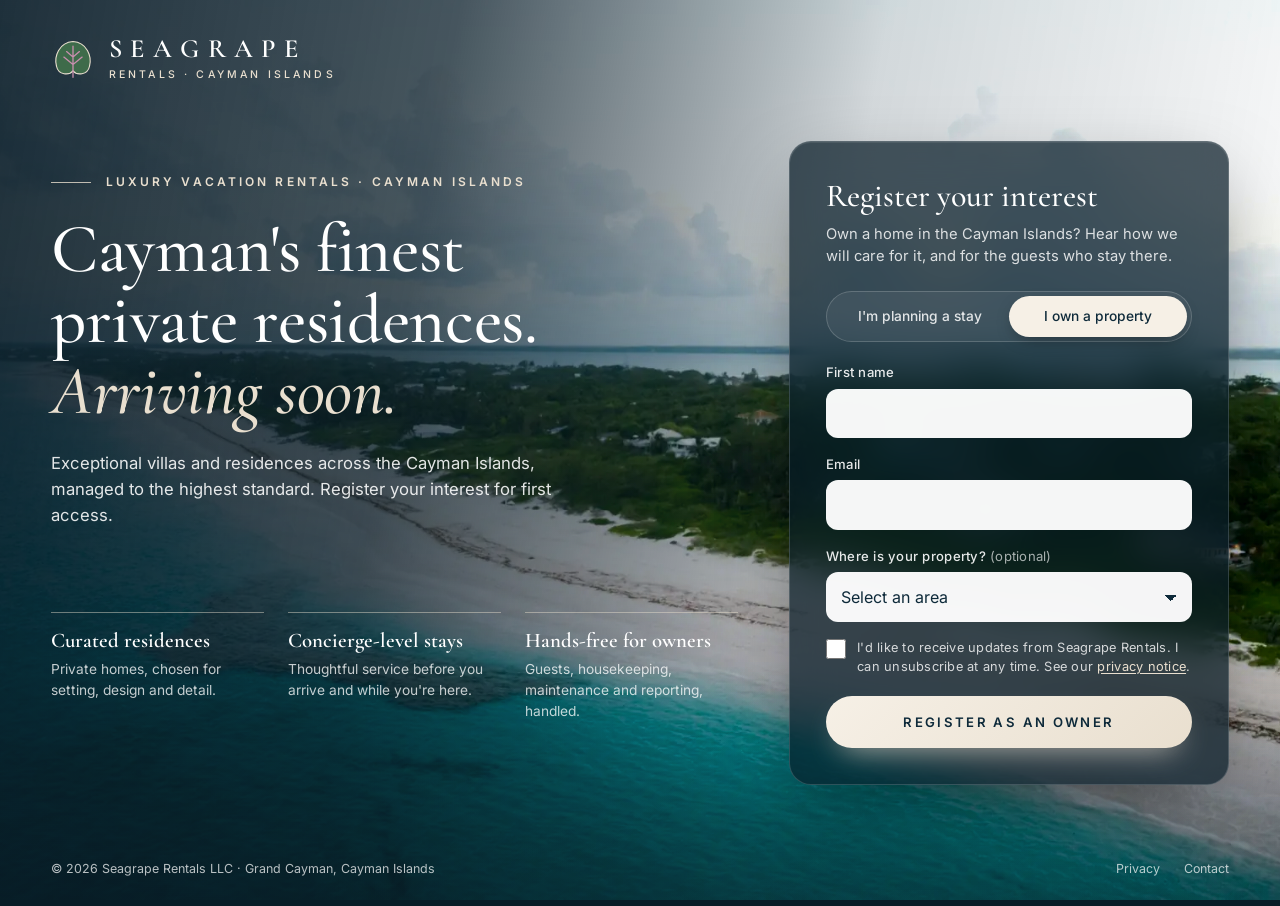
<file: index.html>
<!DOCTYPE html>
<html lang="en">
<head>
  <meta charset="utf-8">
  <meta name="viewport" content="width=device-width, initial-scale=1">
  <title>Seagrape Rentals | Luxury Vacation Rentals in the Cayman Islands — Coming Soon</title>
  <meta name="description" content="Exceptional private villas and residences across the Cayman Islands, managed to the highest standard. Register your interest for first access to Seagrape Rentals.">
  <link rel="canonical" href="https://seagraperentals.com/">
  <meta name="theme-color" content="#0E2A3A">

  <meta property="og:type" content="website">
  <meta property="og:site_name" content="Seagrape Rentals">
  <meta property="og:title" content="Seagrape Rentals — Cayman's finest private residences, arriving soon">
  <meta property="og:description" content="Exceptional villas and residences across the Cayman Islands, managed to the highest standard. Register your interest for first access.">
  <meta property="og:url" content="https://seagraperentals.com/">
  <meta property="og:image" content="https://seagraperentals.com/assets/img/og-image.jpg">
  <meta property="og:image:width" content="1200">
  <meta property="og:image:height" content="630">
  <meta property="og:image:alt" content="Turquoise Caribbean water along a white-sand beach, with the Seagrape Rentals wordmark">
  <meta name="twitter:card" content="summary_large_image">

  <link rel="icon" href="favicon.svg" type="image/svg+xml">
  <link rel="apple-touch-icon" href="apple-touch-icon.png">

  <link rel="preload" href="assets/fonts/cormorant-garamond-latin-500-normal.woff2" as="font" type="font/woff2" crossorigin>
  <link rel="preload" href="assets/fonts/inter-latin-400-normal.woff2" as="font" type="font/woff2" crossorigin>
  <link rel="preload" as="image" href="assets/img/hero-1600.webp"
        imagesrcset="assets/img/hero-1024.webp 1024w, assets/img/hero-1600.webp 1600w, assets/img/hero-2400.webp 2400w"
        imagesizes="100vw" media="(min-width: 700px)">
  <link rel="preload" as="image" href="assets/img/hero-portrait-720.webp"
        imagesrcset="assets/img/hero-portrait-720.webp 720w, assets/img/hero-portrait-1080.webp 1080w"
        imagesizes="100vw" media="(max-width: 699px)">
  <link rel="stylesheet" href="assets/css/site.css">

  <script type="application/ld+json">
  {
    "@context": "https://schema.org",
    "@type": "Organization",
    "name": "Seagrape Rentals",
    "legalName": "Seagrape Rentals LLC",
    "url": "https://seagraperentals.com/",
    "logo": "https://seagraperentals.com/apple-touch-icon.png",
    "areaServed": { "@type": "Place", "name": "Cayman Islands" }
  }
  </script>
</head>
<body>
  <a class="skip-link" href="#register">Skip to the sign-up form</a>

  <div class="hero-media" aria-hidden="true">
    <picture>
      <source media="(max-width: 699px)" type="image/webp"
              srcset="assets/img/hero-portrait-720.webp 720w, assets/img/hero-portrait-1080.webp 1080w" sizes="100vw">
      <source type="image/webp"
              srcset="assets/img/hero-1024.webp 1024w, assets/img/hero-1600.webp 1600w, assets/img/hero-2400.webp 2400w" sizes="100vw">
      <img src="assets/img/hero-1600.jpg" alt="" width="1600" height="1066" fetchpriority="high" decoding="async">
    </picture>
  </div>
  <div class="hero-veil" aria-hidden="true"></div>

  <header class="site-header reveal">
    <a class="wordmark" href="./" aria-label="Seagrape Rentals home">
      <svg class="leaf" viewBox="0 0 48 48" aria-hidden="true" focusable="false">
        <path class="leaf-blade" d="M24 38c-4 5-16 5-18-5C3 22 9 7 24 6c15 1 21 16 18 27-2 10-14 10-18 5z"/>
        <path class="leaf-veins" d="M24 38V11M24 31l-10-8M24 31l10-8M24 23l-7-6M24 23l7-6M24 38v7"/>
      </svg>
      <span class="wordmark-text">
        <span class="wordmark-name">Seagrape</span>
        <span class="wordmark-sub">Rentals · Cayman Islands</span>
      </span>
    </a>
  </header>

  <main id="main">
    <section class="hero" aria-labelledby="headline">
      <div class="hero-copy">
        <p class="eyebrow reveal">Luxury vacation rentals · Cayman Islands</p>
        <h1 id="headline" class="reveal">Cayman's finest private residences. <em>Arriving soon.</em></h1>
        <p class="lede reveal">Exceptional villas and residences across the Cayman Islands, managed to the highest standard. Register your interest for first access.</p>
      </div>

      <div class="card reveal" id="register">
        <div class="card-body" data-state="form">
          <h2 class="card-title" id="form-title">Register your interest</h2>
          <p class="card-intro" data-for="guest" hidden>Be first to know when our residences open for booking, with first access to availability.</p>
          <p class="card-intro" data-for="owner">Own a home in the Cayman Islands? Hear how we will care for it, and for the guests who stay there.</p>

          <form id="interest-form" novalidate aria-labelledby="form-title">
            <fieldset class="toggle">
              <legend class="visually-hidden">I am</legend>
              <input type="radio" id="aud-guest" name="audience" value="guest">
              <label for="aud-guest">I'm planning a stay</label>
              <input type="radio" id="aud-owner" name="audience" value="owner" checked>
              <label for="aud-owner">I own a property</label>
              <span class="toggle-thumb" aria-hidden="true"></span>
            </fieldset>

            <div class="field">
              <label for="f-name">First name</label>
              <input id="f-name" name="firstName" type="text" autocomplete="given-name" maxlength="60" required aria-describedby="f-name-err">
              <p class="field-error" id="f-name-err"></p>
            </div>

            <div class="field">
              <label for="f-email">Email</label>
              <input id="f-email" name="email" type="email" autocomplete="email" inputmode="email" maxlength="254" required aria-describedby="f-email-err">
              <p class="field-error" id="f-email-err"></p>
            </div>

            <div class="field" data-for="owner">
              <label for="f-area">Where is your property? <span class="optional">(optional)</span></label>
              <select id="f-area" name="area">
                <option value="">Select an area</option>
                <option>Seven Mile Beach</option>
                <option>West Bay</option>
                <option>George Town / South Sound</option>
                <option>Rum Point / North Side</option>
                <option>East End / Bodden Town</option>
                <option>Cayman Brac / Little Cayman</option>
                <option>Other</option>
              </select>
            </div>

            <div class="hp" aria-hidden="true">
              <label for="f-company">Company</label>
              <input id="f-company" name="company" type="text" tabindex="-1" autocomplete="off">
            </div>

            <div class="field field-check">
              <input id="f-consent" name="consent" type="checkbox" required aria-describedby="f-consent-err">
              <label for="f-consent">I'd like to receive updates from Seagrape Rentals. I can unsubscribe at any time. See our <a href="privacy.html">privacy notice</a>.</label>
              <p class="field-error" id="f-consent-err"></p>
            </div>

            <div id="turnstile" class="turnstile"></div>

            <button type="submit" class="btn">
              <span class="btn-label">Register as an owner</span>
              <span class="btn-spinner" aria-hidden="true"></span>
            </button>
            <p class="form-status" id="form-status" role="status" aria-live="polite"></p>
          </form>
        </div>

        <div class="card-body card-success" data-state="success" hidden tabindex="-1">
          <svg class="success-mark" viewBox="0 0 48 48" aria-hidden="true" focusable="false"><circle cx="24" cy="24" r="22"/><path d="M14 25l7 7 13-15"/></svg>
          <h2 class="card-title">One last step</h2>
          <p>We've sent a confirmation link to <strong class="success-email"></strong>. Please click it to complete your registration.</p>
          <p class="small">Can't see it? Check your promotions or spam folder.</p>
        </div>
      </div>
      <ul class="pillars reveal" aria-label="What Seagrape offers">
        <li><span class="pillar-title">Curated residences</span><span class="pillar-text">Private homes, chosen for setting, design and detail.</span></li>
        <li><span class="pillar-title">Concierge-level stays</span><span class="pillar-text">Thoughtful service before you arrive and while you're here.</span></li>
        <li><span class="pillar-title">Hands-free for owners</span><span class="pillar-text">Guests, housekeeping, maintenance and reporting, handled.</span></li>
      </ul>
    </section>
  </main>

  <footer class="site-footer">
    <p>© <span id="year">2026</span> Seagrape Rentals LLC · Grand Cayman, Cayman Islands</p>
    <nav aria-label="Footer"><a href="privacy.html">Privacy</a><a href="contact.html">Contact</a></nav>
  </footer>

  <script src="assets/js/site.js" defer></script>
</body>
</html>
</file>
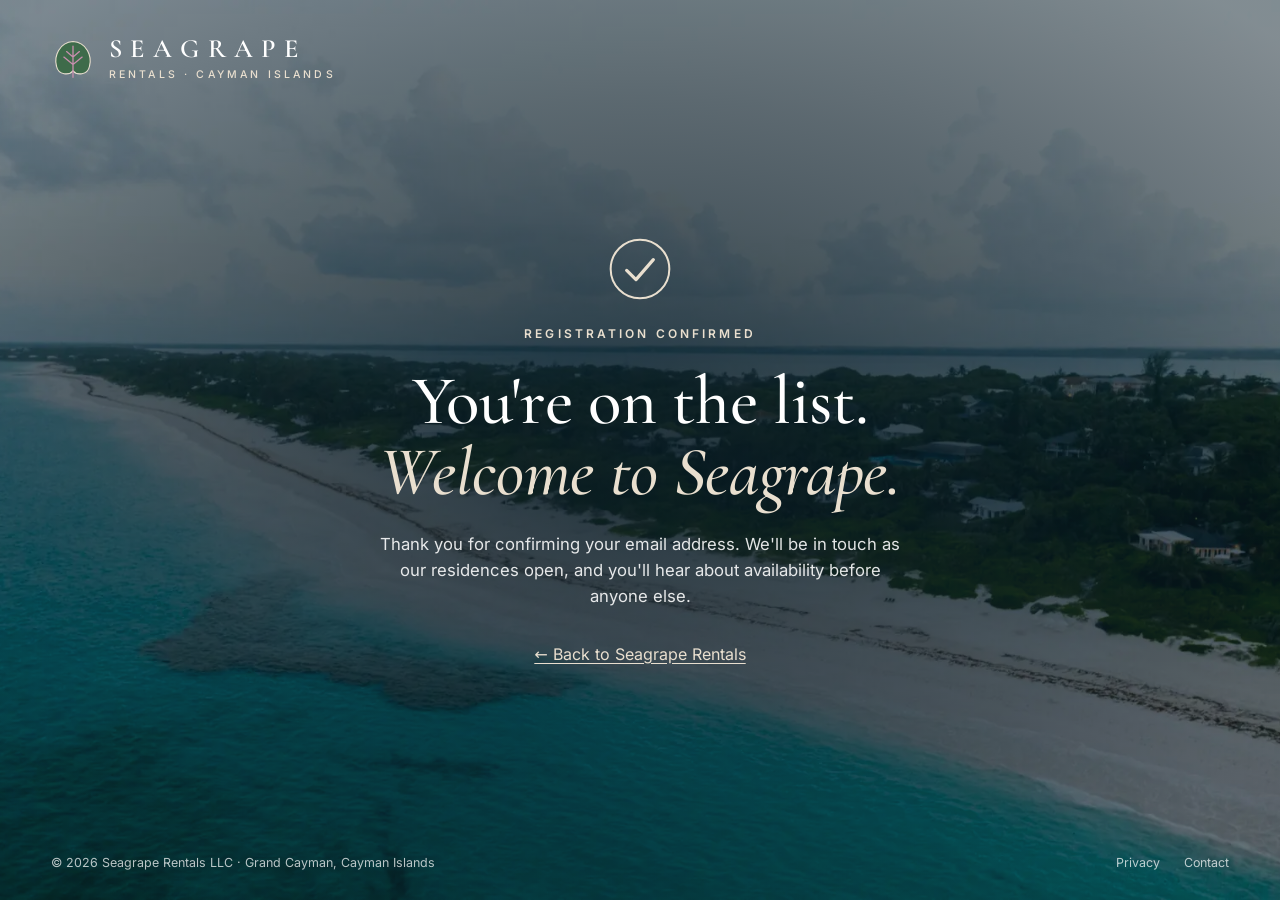
<file: confirmed.html>
<!DOCTYPE html>
<html lang="en">
<head>
  <meta charset="utf-8">
  <meta name="viewport" content="width=device-width, initial-scale=1">
  <title>You're on the list | Seagrape Rentals</title>
  <meta name="robots" content="noindex">
  <meta name="theme-color" content="#0E2A3A">
  <link rel="icon" href="favicon.svg" type="image/svg+xml">
  <link rel="stylesheet" href="assets/css/site.css">
</head>
<body class="confirm-page">
  <div class="hero-media" aria-hidden="true">
    <picture>
      <source media="(max-width: 699px)" type="image/webp" srcset="assets/img/hero-portrait-720.webp 720w, assets/img/hero-portrait-1080.webp 1080w" sizes="100vw">
      <source type="image/webp" srcset="assets/img/hero-1024.webp 1024w, assets/img/hero-1600.webp 1600w, assets/img/hero-2400.webp 2400w" sizes="100vw">
      <img src="assets/img/hero-1600.jpg" alt="" width="1600" height="1066" decoding="async">
    </picture>
  </div>
  <div class="hero-veil" aria-hidden="true"></div>

  <header class="site-header reveal">
    <a class="wordmark" href="./" aria-label="Seagrape Rentals home">
      <svg class="leaf" viewBox="0 0 48 48" aria-hidden="true" focusable="false">
        <path class="leaf-blade" d="M24 38c-4 5-16 5-18-5C3 22 9 7 24 6c15 1 21 16 18 27-2 10-14 10-18 5z"/>
        <path class="leaf-veins" d="M24 38V11M24 31l-10-8M24 31l10-8M24 23l-7-6M24 23l7-6M24 38v7"/>
      </svg>
      <span class="wordmark-text">
        <span class="wordmark-name">Seagrape</span>
        <span class="wordmark-sub">Rentals · Cayman Islands</span>
      </span>
    </a>
  </header>

  <main id="main">
    <section class="confirm reveal" aria-labelledby="confirm-title">
      <svg class="success-mark" viewBox="0 0 48 48" aria-hidden="true" focusable="false"><circle cx="24" cy="24" r="22"/><path d="M14 25l7 7 13-15"/></svg>
      <p class="eyebrow">Registration confirmed</p>
      <h1 id="confirm-title">You're on the list. <em>Welcome to Seagrape.</em></h1>
      <p class="lede">Thank you for confirming your email address. We'll be in touch as our residences open, and you'll hear about availability before anyone else.</p>
      <p class="doc-back"><a href="./">← Back to Seagrape Rentals</a></p>
    </section>
  </main>

  <footer class="site-footer">
    <p>© 2026 Seagrape Rentals LLC · Grand Cayman, Cayman Islands</p>
    <nav aria-label="Footer"><a href="privacy.html">Privacy</a><a href="contact.html">Contact</a></nav>
  </footer>
</body>
</html>
</file>
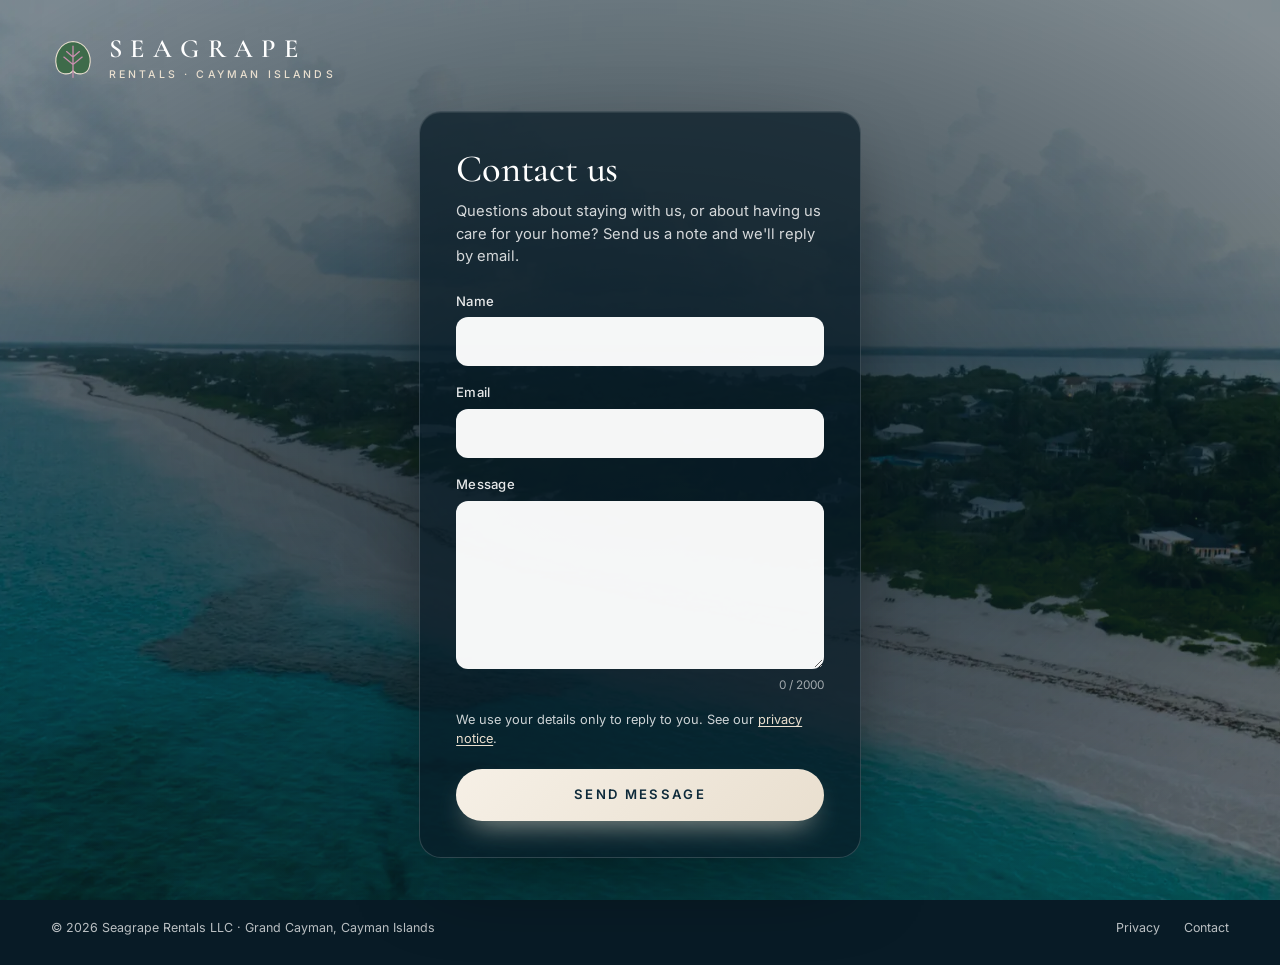
<file: contact.html>
<!DOCTYPE html>
<html lang="en">
<head>
  <meta charset="utf-8">
  <meta name="viewport" content="width=device-width, initial-scale=1">
  <title>Contact us | Seagrape Rentals</title>
  <meta name="description" content="Get in touch with Seagrape Rentals about luxury vacation rentals and property management in the Cayman Islands.">
  <link rel="canonical" href="https://seagraperentals.com/contact.html">
  <meta name="theme-color" content="#0E2A3A">
  <link rel="icon" href="favicon.svg" type="image/svg+xml">
  <link rel="apple-touch-icon" href="apple-touch-icon.png">
  <link rel="stylesheet" href="assets/css/site.css">
</head>
<body class="confirm-page">
  <a class="skip-link" href="#contact">Skip to the contact form</a>

  <div class="hero-media" aria-hidden="true">
    <picture>
      <source media="(max-width: 699px)" type="image/webp" srcset="assets/img/hero-portrait-720.webp 720w, assets/img/hero-portrait-1080.webp 1080w" sizes="100vw">
      <source type="image/webp" srcset="assets/img/hero-1024.webp 1024w, assets/img/hero-1600.webp 1600w, assets/img/hero-2400.webp 2400w" sizes="100vw">
      <img src="assets/img/hero-1600.jpg" alt="" width="1600" height="1066" decoding="async">
    </picture>
  </div>
  <div class="hero-veil" aria-hidden="true"></div>

  <header class="site-header reveal">
    <a class="wordmark" href="./" aria-label="Seagrape Rentals home">
      <svg class="leaf" viewBox="0 0 48 48" aria-hidden="true" focusable="false">
        <path class="leaf-blade" d="M24 38c-4 5-16 5-18-5C3 22 9 7 24 6c15 1 21 16 18 27-2 10-14 10-18 5z"/>
        <path class="leaf-veins" d="M24 38V11M24 31l-10-8M24 31l10-8M24 23l-7-6M24 23l7-6M24 38v7"/>
      </svg>
      <span class="wordmark-text">
        <span class="wordmark-name">Seagrape</span>
        <span class="wordmark-sub">Rentals · Cayman Islands</span>
      </span>
    </a>
  </header>

  <main id="main">
    <section class="contact-section reveal" aria-labelledby="contact-title">
      <div class="card" id="contact">
        <div class="card-body" data-state="form">
          <h1 class="card-title" id="contact-title">Contact us</h1>
          <p class="card-intro">Questions about staying with us, or about having us care for your home? Send us a note and we'll reply by email.</p>

          <form id="contact-form" novalidate aria-labelledby="contact-title">
            <div class="field">
              <label for="c-name">Name</label>
              <input id="c-name" name="name" type="text" autocomplete="name" maxlength="80" required aria-describedby="c-name-err">
              <p class="field-error" id="c-name-err"></p>
            </div>

            <div class="field">
              <label for="c-email">Email</label>
              <input id="c-email" name="email" type="email" autocomplete="email" inputmode="email" maxlength="254" required aria-describedby="c-email-err">
              <p class="field-error" id="c-email-err"></p>
            </div>

            <div class="field">
              <label for="c-message">Message</label>
              <textarea id="c-message" name="message" rows="6" maxlength="2000" required aria-describedby="c-message-err c-message-count"></textarea>
              <p class="field-count" id="c-message-count" aria-live="off"></p>
              <p class="field-error" id="c-message-err"></p>
            </div>

            <div class="hp" aria-hidden="true">
              <label for="c-company">Company</label>
              <input id="c-company" name="company" type="text" tabindex="-1" autocomplete="off">
            </div>

            <p class="form-note">We use your details only to reply to you. See our <a href="privacy.html">privacy notice</a>.</p>

            <div id="turnstile" class="turnstile"></div>

            <button type="submit" class="btn">
              <span class="btn-label">Send message</span>
              <span class="btn-spinner" aria-hidden="true"></span>
            </button>
            <p class="form-status" role="status" aria-live="polite"></p>
          </form>
        </div>

        <div class="card-body card-success" data-state="success" hidden tabindex="-1">
          <svg class="success-mark" viewBox="0 0 48 48" aria-hidden="true" focusable="false"><circle cx="24" cy="24" r="22"/><path d="M14 25l7 7 13-15"/></svg>
          <h2 class="card-title">Message sent</h2>
          <p>Thank you. We'll reply to the email address you gave us, usually within one working day.</p>
          <p class="small"><a href="./">← Back to Seagrape Rentals</a></p>
        </div>
      </div>
    </section>
  </main>

  <footer class="site-footer">
    <p>© <span id="year">2026</span> Seagrape Rentals LLC · Grand Cayman, Cayman Islands</p>
    <nav aria-label="Footer"><a href="privacy.html">Privacy</a><a href="contact.html" aria-current="page">Contact</a></nav>
  </footer>

  <script src="assets/js/site.js" defer></script>
</body>
</html>
</file>
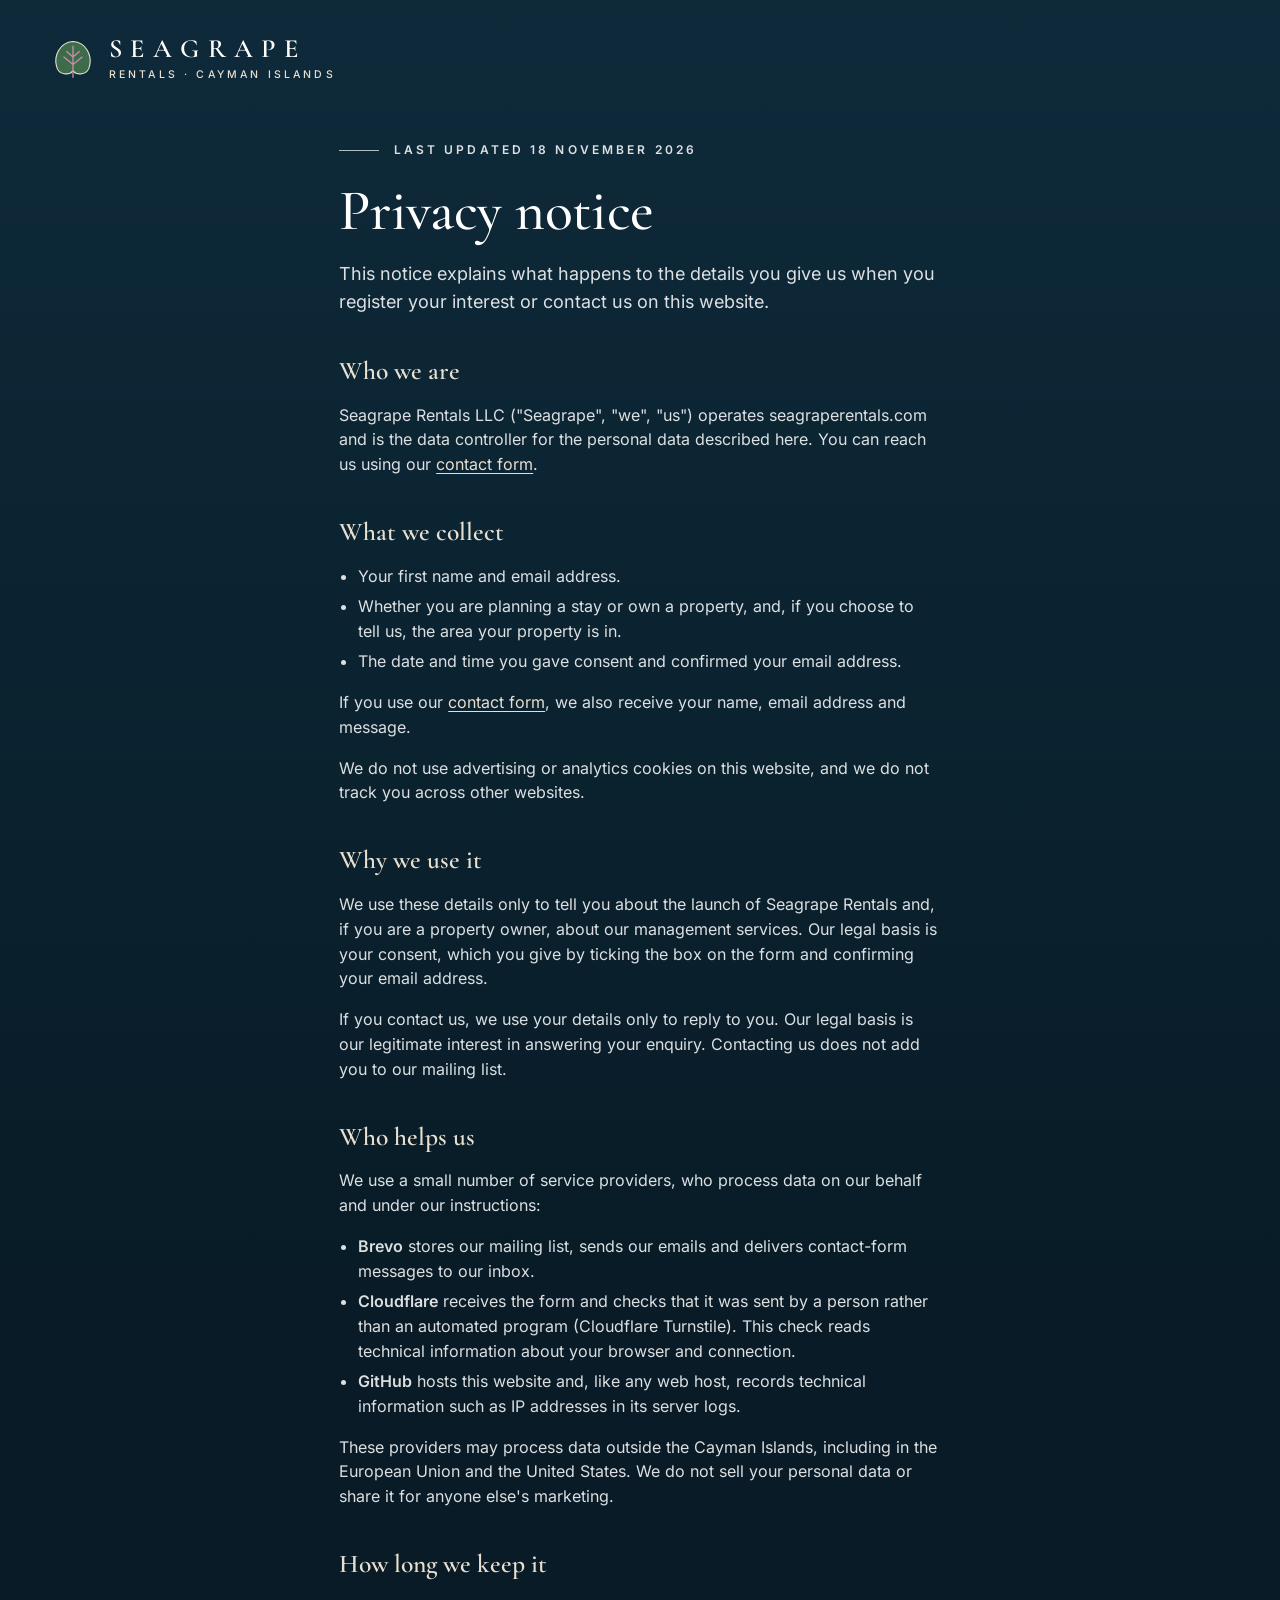
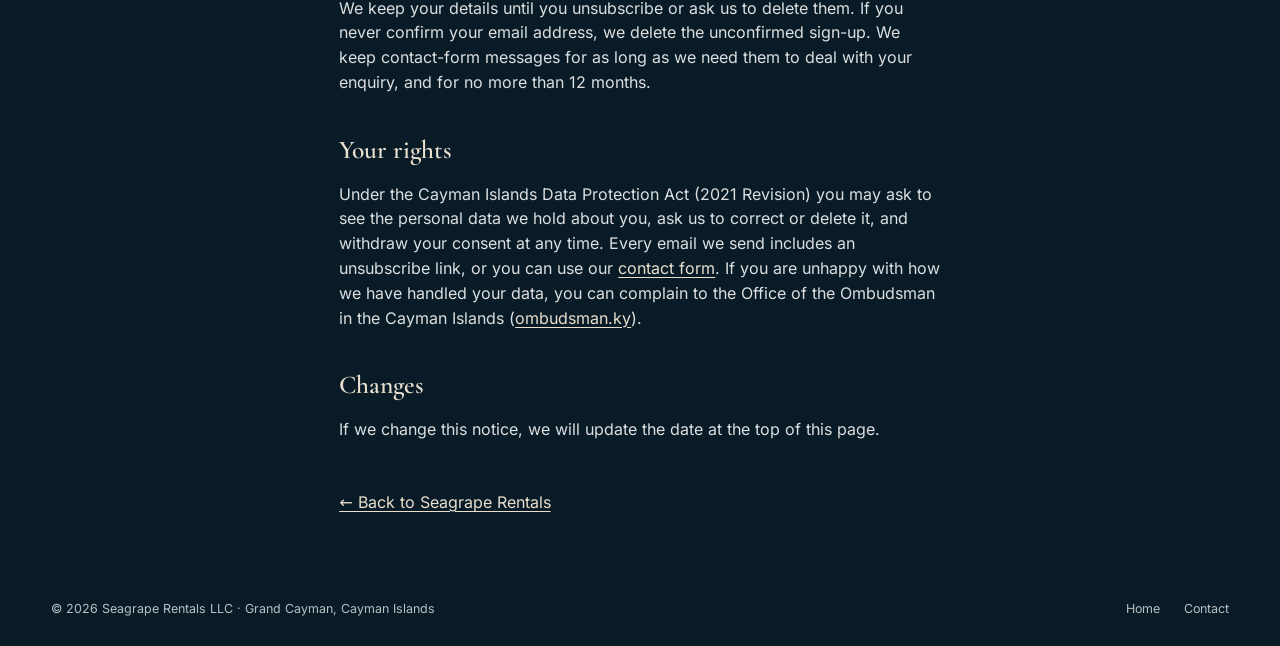
<file: privacy.html>
<!DOCTYPE html>
<html lang="en">
<head>
  <meta charset="utf-8">
  <meta name="viewport" content="width=device-width, initial-scale=1">
  <title>Privacy notice | Seagrape Rentals</title>
  <meta name="description" content="How Seagrape Rentals LLC handles the details you share when you register your interest.">
  <link rel="canonical" href="https://seagraperentals.com/privacy.html">
  <meta name="theme-color" content="#0E2A3A">
  <link rel="icon" href="favicon.svg" type="image/svg+xml">
  <link rel="stylesheet" href="assets/css/site.css">
</head>
<body class="doc-page">
  <header class="site-header">
    <a class="wordmark" href="./" aria-label="Seagrape Rentals home">
      <svg class="leaf" viewBox="0 0 48 48" aria-hidden="true" focusable="false">
        <path class="leaf-blade" d="M24 38c-4 5-16 5-18-5C3 22 9 7 24 6c15 1 21 16 18 27-2 10-14 10-18 5z"/>
        <path class="leaf-veins" d="M24 38V11M24 31l-10-8M24 31l10-8M24 23l-7-6M24 23l7-6M24 38v7"/>
      </svg>
      <span class="wordmark-text">
        <span class="wordmark-name">Seagrape</span>
        <span class="wordmark-sub">Rentals · Cayman Islands</span>
      </span>
    </a>
  </header>

  <main id="main" class="doc">
    <article>
      <p class="eyebrow">Last updated 18 November 2026</p>
      <h1>Privacy notice</h1>
      <p class="doc-lede">This notice explains what happens to the details you give us when you register your interest or contact us on this website.</p>

      <h2>Who we are</h2>
      <p>Seagrape Rentals LLC ("Seagrape", "we", "us") operates seagraperentals.com and is the data controller for the personal data described here. You can reach us using our <a href="contact.html">contact form</a>.</p>

      <h2>What we collect</h2>
      <ul>
        <li>Your first name and email address.</li>
        <li>Whether you are planning a stay or own a property, and, if you choose to tell us, the area your property is in.</li>
        <li>The date and time you gave consent and confirmed your email address.</li>
      </ul>
      <p>If you use our <a href="contact.html">contact form</a>, we also receive your name, email address and message.</p>
      <p>We do not use advertising or analytics cookies on this website, and we do not track you across other websites.</p>

      <h2>Why we use it</h2>
      <p>We use these details only to tell you about the launch of Seagrape Rentals and, if you are a property owner, about our management services. Our legal basis is your consent, which you give by ticking the box on the form and confirming your email address.</p>
      <p>If you contact us, we use your details only to reply to you. Our legal basis is our legitimate interest in answering your enquiry. Contacting us does not add you to our mailing list.</p>

      <h2>Who helps us</h2>
      <p>We use a small number of service providers, who process data on our behalf and under our instructions:</p>
      <ul>
        <li><strong>Brevo</strong> stores our mailing list, sends our emails and delivers contact-form messages to our inbox.</li>
        <li><strong>Cloudflare</strong> receives the form and checks that it was sent by a person rather than an automated program (Cloudflare Turnstile). This check reads technical information about your browser and connection.</li>
        <li><strong>GitHub</strong> hosts this website and, like any web host, records technical information such as IP addresses in its server logs.</li>
      </ul>
      <p>These providers may process data outside the Cayman Islands, including in the European Union and the United States. We do not sell your personal data or share it for anyone else's marketing.</p>

      <h2>How long we keep it</h2>
      <p>We keep your details until you unsubscribe or ask us to delete them. If you never confirm your email address, we delete the unconfirmed sign-up. We keep contact-form messages for as long as we need them to deal with your enquiry, and for no more than 12 months.</p>

      <h2>Your rights</h2>
      <p>Under the Cayman Islands Data Protection Act (2021 Revision) you may ask to see the personal data we hold about you, ask us to correct or delete it, and withdraw your consent at any time. Every email we send includes an unsubscribe link, or you can use our <a href="contact.html">contact form</a>. If you are unhappy with how we have handled your data, you can complain to the Office of the Ombudsman in the Cayman Islands (<a href="https://ombudsman.ky">ombudsman.ky</a>).</p>

      <h2>Changes</h2>
      <p>If we change this notice, we will update the date at the top of this page.</p>

      <p class="doc-back"><a href="./">← Back to Seagrape Rentals</a></p>
    </article>
  </main>

  <footer class="site-footer">
    <p>© 2026 Seagrape Rentals LLC · Grand Cayman, Cayman Islands</p>
    <nav aria-label="Footer"><a href="./">Home</a><a href="contact.html">Contact</a></nav>
  </footer>
</body>
</html>
</file>
<file: assets/css/site.css>
/* Seagrape Rentals — coming-soon page */

@font-face { font-family: "Cormorant Garamond"; font-style: normal; font-weight: 500; font-display: swap; src: url("../fonts/cormorant-garamond-latin-500-normal.woff2") format("woff2"); }
@font-face { font-family: "Cormorant Garamond"; font-style: normal; font-weight: 600; font-display: swap; src: url("../fonts/cormorant-garamond-latin-600-normal.woff2") format("woff2"); }
@font-face { font-family: "Cormorant Garamond"; font-style: italic; font-weight: 500; font-display: swap; src: url("../fonts/cormorant-garamond-latin-500-italic.woff2") format("woff2"); }
@font-face { font-family: "Inter"; font-style: normal; font-weight: 400; font-display: swap; src: url("../fonts/inter-latin-400-normal.woff2") format("woff2"); }
@font-face { font-family: "Inter"; font-style: normal; font-weight: 500; font-display: swap; src: url("../fonts/inter-latin-500-normal.woff2") format("woff2"); }
@font-face { font-family: "Inter"; font-style: normal; font-weight: 600; font-display: swap; src: url("../fonts/inter-latin-600-normal.woff2") format("woff2"); }

:root {
  --lagoon: #0E2A3A;
  --lagoon-deep: #081B26;
  --grape-leaf: #3E6B4A;
  --sand: #E9DFCF;
  --sand-bright: #F6F0E6;
  --berry: #6B3A5B;
  --white: #FFFFFF;
  --error: #FFC9B8;

  --serif: "Cormorant Garamond", "Cormorant", Garamond, "Times New Roman", serif;
  --sans: "Inter", system-ui, -apple-system, "Segoe UI", Roboto, sans-serif;

  --ease: cubic-bezier(.2, .7, .2, 1);
  --radius: 22px;
  --gutter: clamp(1.25rem, 4vw, 3.5rem);
}

*, *::before, *::after { box-sizing: border-box; }
html { -webkit-text-size-adjust: 100%; }
body {
  margin: 0;
  min-height: 100vh;
  min-height: 100svh;
  display: flex;
  flex-direction: column;
  font-family: var(--sans);
  font-size: 1rem;
  line-height: 1.55;
  color: var(--white);
  background: var(--lagoon-deep);
  -webkit-font-smoothing: antialiased;
}
img, svg { display: block; max-width: 100%; }
a { color: inherit; }
[hidden] { display: none !important; }

.visually-hidden {
  position: absolute !important; width: 1px; height: 1px; margin: -1px; padding: 0;
  overflow: hidden; clip: rect(0 0 0 0); white-space: nowrap; border: 0;
}
.skip-link {
  position: absolute; left: 1rem; top: -4rem; z-index: 10;
  padding: .75rem 1rem; border-radius: 10px;
  background: var(--sand); color: var(--lagoon); font-weight: 600; text-decoration: none;
}
.skip-link:focus { top: 1rem; }

:focus-visible { outline: 2px solid var(--sand); outline-offset: 3px; }

/* ---------- Background photograph ---------- */
.hero-media { position: fixed; inset: 0; z-index: -2; overflow: hidden; }
.hero-media img {
  width: 100%; height: 100%; object-fit: cover; object-position: 55% 88%;
  transform-origin: 62% 70%;
  filter: saturate(1.18) contrast(1.06) brightness(1.04);
  animation: kenburns 32s ease-in-out infinite alternate;
}
.hero-veil {
  position: fixed; inset: 0; z-index: -1;
  background:
    linear-gradient(100deg, rgba(8, 27, 38, .9) 0%, rgba(8, 27, 38, .74) 32%, rgba(14, 42, 58, .18) 62%, rgba(14, 42, 58, 0) 100%),
    linear-gradient(0deg, rgba(8, 27, 38, .55) 0%, rgba(8, 27, 38, 0) 26%);
}
@keyframes kenburns {
  from { transform: scale(1.02); }
  to   { transform: scale(1.12) translate3d(-1.5%, -1%, 0); }
}

/* ---------- Header / wordmark ---------- */
.site-header { padding: clamp(1.25rem, 3vw, 2.25rem) var(--gutter) 0; }
.wordmark { display: inline-flex; align-items: center; gap: .85rem; text-decoration: none; }
.leaf { width: 44px; height: 44px; flex: none; }
.leaf-blade { fill: var(--grape-leaf); stroke: var(--sand); stroke-width: 1.2; }
.leaf-veins { fill: none; stroke: #C98FAF; stroke-width: 1.4; stroke-linecap: round; }
.wordmark-text { display: flex; flex-direction: column; line-height: 1; }
.wordmark-name {
  font-family: var(--serif); font-weight: 600; font-size: 1.65rem;
  letter-spacing: .32em; text-transform: uppercase; margin-right: -.32em;
}
.wordmark-sub {
  margin-top: .45rem; font-size: .66rem; font-weight: 500;
  letter-spacing: .3em; text-transform: uppercase; color: var(--sand);
}

/* ---------- Hero layout ---------- */
main { flex: 1; display: flex; align-items: center; }
.hero {
  width: 100%; max-width: 1320px; margin: 0 auto;
  padding: clamp(2rem, 6vh, 4.5rem) var(--gutter);
  display: grid; gap: clamp(2rem, 4vw, 4.5rem);
  grid-template-columns: minmax(0, 1.15fr) minmax(320px, 440px);
  grid-template-areas: "copy card" "pillars card";
  align-items: center;
}
.hero-copy { grid-area: copy; max-width: 40rem; }
.card { grid-area: card; }
.pillars { grid-area: pillars; align-self: start; }

.eyebrow {
  display: flex; align-items: center; gap: .9rem; margin: 0 0 1.4rem;
  font-size: .75rem; font-weight: 600; letter-spacing: .26em; text-transform: uppercase; color: var(--sand);
}
.eyebrow::before { content: ""; width: 2.5rem; height: 1px; background: currentColor; opacity: .8; }

h1 {
  margin: 0; font-family: var(--serif); font-weight: 500;
  font-size: clamp(2.6rem, 5.4vw, 4.75rem); line-height: 1.03; letter-spacing: -.005em;
  text-wrap: balance;
}
h1 em { display: block; font-style: italic; color: var(--sand); }

.lede {
  margin: 1.5rem 0 0; max-width: 34rem;
  font-size: clamp(1.02rem, 1.3vw, 1.15rem); color: rgba(255, 255, 255, .88);
}

.pillars {
  list-style: none; margin: 0; padding: 0; max-width: 44rem;
  display: grid; grid-template-columns: repeat(3, minmax(0, 1fr)); gap: 1.5rem;
}
.pillars li { padding-top: 1rem; border-top: 1px solid rgba(233, 223, 207, .45); }
.pillar-title { display: block; font-family: var(--serif); font-weight: 600; font-size: 1.3rem; line-height: 1.2; }
.pillar-text { display: block; margin-top: .35rem; font-size: .86rem; line-height: 1.5; color: rgba(255, 255, 255, .76); }

/* ---------- Form card ---------- */
.card {
  position: relative;
  border-radius: var(--radius);
  background: rgba(8, 27, 38, .9);
  border: 1px solid rgba(255, 255, 255, .16);
  box-shadow: 0 30px 80px -20px rgba(0, 0, 0, .55), inset 0 1px 0 rgba(255, 255, 255, .08);
}
@supports ((backdrop-filter: blur(1px)) or (-webkit-backdrop-filter: blur(1px))) {
  .card {
    background: rgba(8, 27, 38, .72);
    -webkit-backdrop-filter: blur(20px) saturate(140%);
    backdrop-filter: blur(20px) saturate(140%);
  }
}
.card-body { padding: clamp(1.5rem, 3vw, 2.25rem); }
.card-body:focus { outline: none; }
.card-title { margin: 0; font-family: var(--serif); font-weight: 500; font-size: 2rem; line-height: 1.1; }
.card-intro { margin: .6rem 0 1.4rem; font-size: .92rem; color: rgba(255, 255, 255, .82); }

form { display: grid; gap: 1rem; }

/* Segmented audience toggle (radio group) */
.toggle {
  position: relative; display: grid; grid-template-columns: 1fr 1fr;
  margin: 0 0 .25rem; padding: 4px; border: 1px solid rgba(255, 255, 255, .18); border-radius: 999px;
  background: rgba(255, 255, 255, .06);
}
.toggle input { position: absolute; opacity: 0; pointer-events: none; }
.toggle label {
  position: relative; z-index: 1; padding: .62rem .5rem; border-radius: 999px;
  text-align: center; font-size: .86rem; font-weight: 500; cursor: pointer;
  color: rgba(255, 255, 255, .85); transition: color .35s var(--ease);
}
.toggle input:checked + label { color: var(--lagoon); }
.toggle input:focus-visible + label { outline: 2px solid var(--sand); outline-offset: 2px; }
.toggle-thumb {
  position: absolute; top: 4px; bottom: 4px; left: 4px; width: calc(50% - 4px);
  border-radius: 999px; background: var(--sand-bright);
  box-shadow: 0 6px 18px -6px rgba(0, 0, 0, .45);
  transition: transform .45s var(--ease);
}
#aud-owner:checked ~ .toggle-thumb { transform: translateX(100%); }

.field { display: grid; gap: .4rem; }
.field > label { font-size: .82rem; font-weight: 500; letter-spacing: .02em; color: rgba(255, 255, 255, .9); }
.optional { font-weight: 400; color: rgba(255, 255, 255, .65); }
.field input[type="text"], .field input[type="email"], .field select, .field textarea {
  width: 100%; min-height: 48px; padding: .7rem .9rem;
  font: inherit; font-size: 1rem; color: var(--lagoon);
  background: rgba(255, 255, 255, .96); border: 1px solid transparent; border-radius: 12px;
  transition: box-shadow .25s var(--ease), border-color .25s var(--ease);
}
.field select {
  appearance: none; -webkit-appearance: none; padding-right: 2.5rem;
  background-image: linear-gradient(45deg, transparent 50%, var(--lagoon) 50%), linear-gradient(135deg, var(--lagoon) 50%, transparent 50%);
  background-position: calc(100% - 20px) 52%, calc(100% - 14px) 52%;
  background-size: 6px 6px; background-repeat: no-repeat;
}
.field textarea { min-height: 9rem; resize: vertical; line-height: 1.5; }
.field input:focus, .field select:focus, .field textarea:focus { outline: none; box-shadow: 0 0 0 3px rgba(233, 223, 207, .65); }
.field input[aria-invalid="true"], .field textarea[aria-invalid="true"] { border-color: var(--error); box-shadow: 0 0 0 2px rgba(255, 201, 184, .55); }
.field-error { margin: 0; min-height: 0; font-size: .8rem; color: var(--error); }
.field-error:empty { display: none; }
.field-count { margin: 0; font-size: .74rem; text-align: right; color: rgba(255, 255, 255, .6); }
.field-count:empty { display: none; }
.form-note { margin: 0; font-size: .8rem; line-height: 1.5; color: rgba(255, 255, 255, .8); }
.form-note a, .card-success a { color: var(--sand); text-underline-offset: 2px; }

.field-check { grid-template-columns: auto 1fr; align-items: start; column-gap: .7rem; }
.field-check input { width: 20px; height: 20px; margin: .1rem 0 0; accent-color: var(--sand); }
.field-check label { font-size: .8rem; font-weight: 400; line-height: 1.5; color: rgba(255, 255, 255, .8); }
.field-check .field-error { grid-column: 2; }
.field-check a { color: var(--sand); text-underline-offset: 2px; }

.hp { position: absolute; left: -10000px; width: 1px; height: 1px; overflow: hidden; }
.turnstile:empty { display: none; }

.btn {
  position: relative; display: inline-flex; align-items: center; justify-content: center; gap: .6rem;
  width: 100%; min-height: 52px; margin-top: .25rem; padding: .9rem 1.2rem;
  border: 0; border-radius: 999px; cursor: pointer;
  font: inherit; font-size: .82rem; font-weight: 600; letter-spacing: .18em; text-transform: uppercase;
  color: var(--lagoon); background: linear-gradient(135deg, var(--sand-bright), var(--sand));
  box-shadow: 0 14px 30px -14px rgba(233, 223, 207, .8);
  transition: transform .3s var(--ease), box-shadow .3s var(--ease), filter .3s var(--ease);
}
.btn:hover { transform: translateY(-1px); filter: brightness(1.04); box-shadow: 0 18px 36px -14px rgba(233, 223, 207, .9); }
.btn:active { transform: translateY(0); }
.btn[disabled] { cursor: progress; filter: saturate(.7) brightness(.95); }
.btn-spinner {
  display: none; width: 16px; height: 16px; border-radius: 50%;
  border: 2px solid rgba(14, 42, 58, .25); border-top-color: var(--lagoon);
  animation: spin .8s linear infinite;
}
.btn[aria-busy="true"] .btn-spinner { display: inline-block; }
@keyframes spin { to { transform: rotate(360deg); } }

.form-status { margin: 0; font-size: .84rem; color: var(--error); }
.form-status:empty { display: none; }

.card-success { text-align: center; padding-block: clamp(2.5rem, 5vw, 3.5rem); }
.card-success p { margin: .9rem auto 0; max-width: 22rem; color: rgba(255, 255, 255, .86); }
.card-success .small { font-size: .82rem; color: rgba(255, 255, 255, .66); }
.success-mark { width: 64px; height: 64px; margin: 0 auto 1.25rem; }
.success-mark circle { fill: none; stroke: var(--sand); stroke-width: 1.5; }
.success-mark path {
  fill: none; stroke: var(--sand); stroke-width: 2.4; stroke-linecap: round; stroke-linejoin: round;
  stroke-dasharray: 40; stroke-dashoffset: 0; animation: draw .7s .2s var(--ease) both;
}
@keyframes draw { from { stroke-dashoffset: 40; } to { stroke-dashoffset: 0; } }

/* ---------- Footer ---------- */
.site-footer {
  display: flex; flex-wrap: wrap; justify-content: space-between; gap: .5rem 1.5rem;
  padding: 1.25rem var(--gutter) 1.75rem;
  font-size: .78rem; color: rgba(255, 255, 255, .72);
}
.site-footer p { margin: 0; }
.site-footer nav { display: flex; gap: 1.5rem; }
.site-footer a { text-decoration: none; }
.site-footer a:hover { text-decoration: underline; text-underline-offset: 3px; }

/* ---------- Entrance choreography ---------- */
.reveal { animation: rise 1.1s var(--ease) both; }
.site-header.reveal { animation-delay: .05s; }
.eyebrow.reveal { animation-delay: .2s; }
h1.reveal { animation-delay: .35s; }
.lede.reveal { animation-delay: .55s; }
.card.reveal { animation-delay: .5s; }
.pillars.reveal { animation-delay: .75s; }
@keyframes rise {
  from { opacity: 0; transform: translateY(18px); }
  to   { opacity: 1; transform: none; }
}

/* ---------- Responsive ---------- */
@media (max-width: 960px) {
  .hero {
    grid-template-columns: minmax(0, 1fr);
    grid-template-areas: "copy" "card" "pillars";
    max-width: 640px;
  }
  .hero-veil {
    background: linear-gradient(180deg, rgba(8, 27, 38, .28) 0%, rgba(8, 27, 38, .62) 30%, rgba(8, 27, 38, .86) 62%, rgba(8, 27, 38, .94) 100%);
  }
}
@media (max-width: 640px) {
  .pillars { grid-template-columns: minmax(0, 1fr); gap: 1rem; }
  .wordmark-name { font-size: 1.4rem; }
  .site-footer { flex-direction: column; }
}

@media (prefers-reduced-motion: reduce) {
  *, *::before, *::after { animation: none !important; transition: none !important; }
}

/* ---------- Text pages (privacy) and confirmation page ---------- */
.doc-page { background: linear-gradient(180deg, var(--lagoon) 0%, var(--lagoon-deep) 60%); }
.doc { display: block; }
.doc article {
  max-width: 44rem; margin: 0 auto; padding: clamp(2rem, 6vh, 4rem) var(--gutter) 3rem;
}
.doc h1 { font-size: clamp(2.4rem, 5vw, 3.6rem); }
.doc h2 {
  margin: 2.5rem 0 .6rem; font-family: var(--serif); font-weight: 600;
  font-size: 1.6rem; line-height: 1.2; color: var(--sand);
}
.doc p, .doc li { color: rgba(255, 255, 255, .86); }
.doc ul { padding-left: 1.2rem; }
.doc li + li { margin-top: .35rem; }
.doc a, .confirm a { color: var(--sand); text-underline-offset: 3px; }
.doc-lede { font-size: 1.12rem; margin-top: 1.2rem; }
.doc-back { margin-top: 3rem; }

.confirm { max-width: 40rem; margin: 0 auto; padding: 2rem var(--gutter); text-align: center; }
.confirm .eyebrow { justify-content: center; }
.confirm .eyebrow::before { display: none; }
.confirm .lede { margin-inline: auto; }
.confirm .doc-back { margin-top: 2rem; }
.confirm .success-mark { margin-bottom: 1.5rem; }
.contact-section { width: 100%; max-width: 34rem; margin: 0 auto; padding: 1.5rem var(--gutter) 2.5rem; }
.contact-section .card-title { font-size: clamp(2rem, 4vw, 2.4rem); }
.confirm-page .hero-veil {
  background: radial-gradient(ellipse 70% 65% at 50% 50%, rgba(8, 27, 38, .86) 0%, rgba(8, 27, 38, .66) 60%, rgba(8, 27, 38, .5) 100%);
}
</file>
